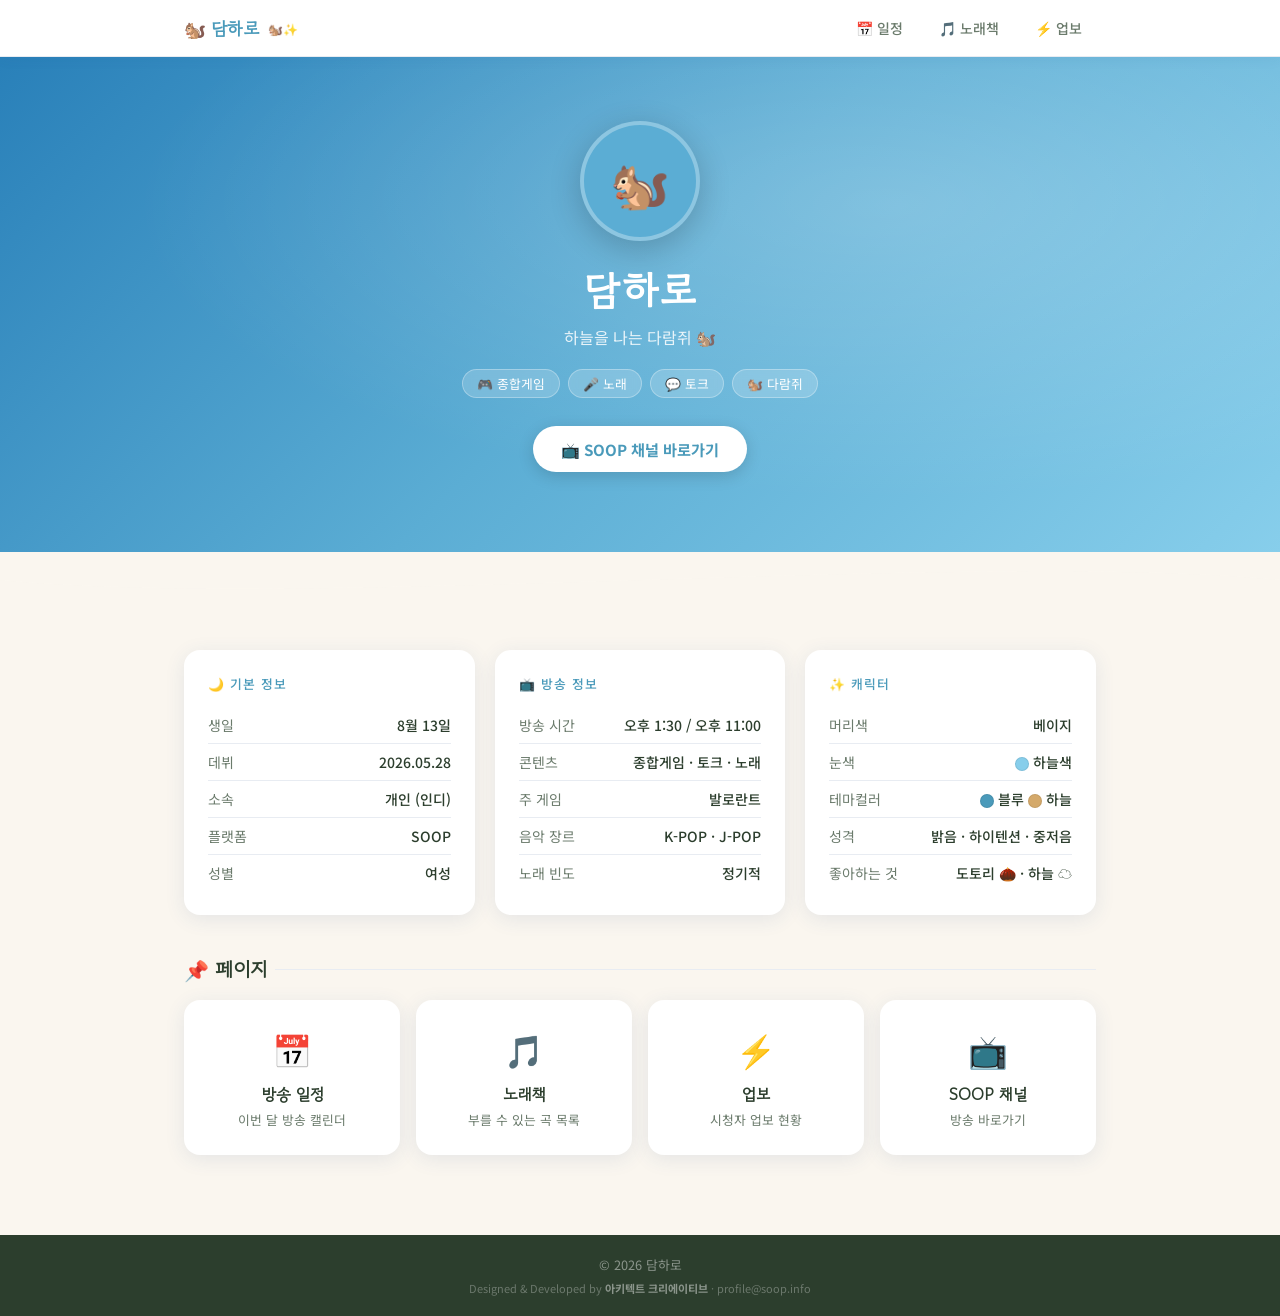
<file: index.html>
<!DOCTYPE html>
<html lang="ko">
<head>
  <meta charset="UTF-8">
  <link rel="icon" href="assets/favicon.svg" type="image/svg+xml">
  <meta name="viewport" content="width=device-width, initial-scale=1.0">
  <title>담하로</title>
  <meta name="description" content="심해출신 낭만고양이 담하로의 버추얼 스트리머 팬사이트">
  <link rel="stylesheet" href="assets/style.css">
  <style>
    /* ── 히어로 ── */
    .hero {
      background: linear-gradient(135deg, #2980b9 0%, #5badd4 50%, #87ceeb 100%);
      color: var(--white);
      padding: 64px 24px 80px;
      text-align: center;
      position: relative;
      overflow: hidden;
    }
    .hero::before {
      content: '';
      position: absolute;
      inset: 0;
      background: radial-gradient(ellipse at 70% 30%, rgba(255,255,255,.2) 0%, transparent 60%);
    }
    .hero-inner {
      max-width: 960px;
      margin: 0 auto;
      position: relative;
    }
    .hero-avatar {
      width: 120px;
      height: 120px;
      border-radius: 50%;
      background: var(--primary-light);
      border: 4px solid rgba(255,255,255,.3);
      margin: 0 auto 20px;
      display: flex;
      align-items: center;
      justify-content: center;
      font-size: 3rem;
      box-shadow: 0 8px 32px rgba(0,0,0,.2);
      overflow: hidden;
    }
    .hero-avatar img {
      width: 100%;
      height: 100%;
      object-fit: cover;
    }
    .hero-name {
      font-family: 'Gowun Dodum', sans-serif;
      font-size: 2.5rem;
      margin-bottom: 6px;
      letter-spacing: .02em;
    }
    .hero-bio {
      font-size: 1rem;
      opacity: .85;
      margin-bottom: 20px;
    }
    .hero-badges {
      display: flex;
      gap: 8px;
      justify-content: center;
      flex-wrap: wrap;
      margin-bottom: 28px;
    }
    .hero-badge {
      background: rgba(255,255,255,.18);
      border: 1px solid rgba(255,255,255,.3);
      color: var(--white);
      padding: 4px 14px;
      border-radius: 20px;
      font-size: .8rem;
      backdrop-filter: blur(4px);
    }
    .hero-cta {
      display: inline-flex;
      align-items: center;
      gap: 8px;
      background: var(--white);
      color: var(--primary);
      padding: 12px 28px;
      border-radius: 28px;
      font-weight: 700;
      font-size: .95rem;
      transition: all .2s;
      box-shadow: 0 4px 16px rgba(0,0,0,.15);
    }
    .hero-cta:hover {
      transform: translateY(-2px);
      box-shadow: 0 8px 24px rgba(0,0,0,.2);
    }

    /* ── 파도 구분선 ── */
    .wave {
      display: block;
      width: 100%;
      height: 60px;
      margin-top: -2px;
    }

    /* ── 정보 섹션 ── */
    .info-grid {
      display: grid;
      grid-template-columns: repeat(auto-fit, minmax(280px, 1fr));
      gap: 20px;
      margin-bottom: 40px;
    }
    .info-card {
      background: var(--white);
      border-radius: var(--radius);
      box-shadow: var(--shadow);
      padding: 24px;
      transition: transform .2s, box-shadow .2s;
    }
    .info-card:hover {
      transform: translateY(-2px);
      box-shadow: var(--shadow-hover);
    }
    .info-card-title {
      font-size: .8rem;
      font-weight: 500;
      color: var(--primary);
      text-transform: uppercase;
      letter-spacing: .08em;
      margin-bottom: 14px;
      display: flex;
      align-items: center;
      gap: 6px;
    }
    .info-row {
      display: flex;
      justify-content: space-between;
      align-items: flex-start;
      padding: 8px 0;
      border-bottom: 1px solid var(--gray-200);
      font-size: .875rem;
      gap: 12px;
    }
    .info-row:last-child { border-bottom: none; }
    .info-label { color: var(--text-muted); flex-shrink: 0; }
    .info-value { font-weight: 500; text-align: right; }

    /* ── 메뉴 카드 ── */
    .menu-section { margin-bottom: 40px; }
    .section-title {
      font-family: 'Gowun Dodum', sans-serif;
      font-size: 1.25rem;
      color: var(--primary-deep);
      margin-bottom: 16px;
      display: flex;
      align-items: center;
      gap: 8px;
    }
    .section-title::after {
      content: '';
      flex: 1;
      height: 1px;
      background: var(--gray-200);
    }
    .menu-grid {
      display: grid;
      grid-template-columns: repeat(auto-fit, minmax(200px, 1fr));
      gap: 16px;
    }
    .menu-card {
      background: var(--white);
      border-radius: var(--radius);
      box-shadow: var(--shadow);
      padding: 24px 20px;
      text-align: center;
      transition: all .25s;
      cursor: pointer;
      display: block;
      border: 2px solid transparent;
    }
    .menu-card:hover {
      transform: translateY(-4px);
      box-shadow: var(--shadow-hover);
      border-color: var(--primary-pale);
    }
    .menu-icon {
      font-size: 2rem;
      margin-bottom: 10px;
    }
    .menu-card h3 {
      font-size: 1rem;
      font-weight: 700;
      color: var(--primary-deep);
      margin-bottom: 4px;
    }
    .menu-card p {
      font-size: .8rem;
      color: var(--text-muted);
    }

    

    /* ── 컬러 칩 ── */
    .color-chip {
      display: inline-block;
      width: 14px;
      height: 14px;
      border-radius: 50%;
      vertical-align: middle;
      margin-right: 4px;
      border: 1.5px solid rgba(0,0,0,.08);
    }
  </style></head>
<body>

<!-- 네비게이션 -->
<nav class="nav">
  <div class="nav-inner">
    <div class="nav-logo">🐿️ 담하로 <span>🐿️✨</span></div>
    <a href="schedule/" class="nav-link">📅 <span>일정</span></a>
    <a href="songbook/" class="nav-link">🎵 <span>노래책</span></a>
    <a href="upbo/" class="nav-link">⚡ <span>업보</span></a>
  </div>
</nav>

<!-- 히어로 -->
<section class="hero">
  <div class="hero-inner fade-up">
    <div class="hero-avatar" id="heroAvatar">
      🐿️
    </div>
    <h1 class="hero-name">담하로</h1>
    <p class="hero-bio">하늘을 나는 다람쥐 🐿️</p>
    <div class="hero-badges">
      <span class="hero-badge">🎮 종합게임</span>
      <span class="hero-badge">🎤 노래</span>
      <span class="hero-badge">💬 토크</span>
      <span class="hero-badge">🐿️ 다람쥐</span>
    </div>
    <a href="https://www.sooplive.com/station/2dohae" target="_blank" class="hero-cta">
      📺 SOOP 채널 바로가기
    </a>
  </div>
</section>

<!-- 파도 -->
<svg class="wave" viewBox="0 0 1440 60" xmlns="http://www.w3.org/2000/svg" preserveAspectRatio="none">
  <path d="M0,30 C360,60 1080,0 1440,30 L1440,60 L0,60 Z" fill="#faf6ef"/>
</svg>

<!-- 메인 콘텐츠 -->
<main class="container">

  <!-- 정보 카드 -->
  <div class="info-grid fade-up">
    <!-- 기본 정보 -->
    <div class="info-card">
      <div class="info-card-title">🌙 기본 정보</div>
      <div class="info-row">
        <span class="info-label">생일</span>
        <span class="info-value">8월 13일</span>
      </div>
      <div class="info-row">
        <span class="info-label">데뷔</span>
        <span class="info-value">2026.05.28</span>
      </div>
      <div class="info-row">
        <span class="info-label">소속</span>
        <span class="info-value">개인 (인디)</span>
      </div>
      <div class="info-row">
        <span class="info-label">플랫폼</span>
        <span class="info-value">SOOP</span>
      </div>
      <div class="info-row">
        <span class="info-label">성별</span>
        <span class="info-value">여성</span>
      </div>
    </div>

    <!-- 방송 정보 -->
    <div class="info-card">
      <div class="info-card-title">📺 방송 정보</div>
      <div class="info-row">
        <span class="info-label">방송 시간</span>
        <span class="info-value">오후 1:30 / 오후 11:00</span>
      </div>
      <div class="info-row">
        <span class="info-label">콘텐츠</span>
        <span class="info-value">종합게임 · 토크 · 노래</span>
      </div>
      <div class="info-row">
        <span class="info-label">주 게임</span>
        <span class="info-value">발로란트</span>
      </div>
      <div class="info-row">
        <span class="info-label">음악 장르</span>
        <span class="info-value">K-POP · J-POP</span>
      </div>
      <div class="info-row">
        <span class="info-label">노래 빈도</span>
        <span class="info-value">정기적</span>
      </div>
    </div>

    <!-- 비주얼 / 성격 -->
    <div class="info-card">
      <div class="info-card-title">✨ 캐릭터</div>
      <div class="info-row">
        <span class="info-label">머리색</span>
        <span class="info-value">베이지</span>
      </div>
      <div class="info-row">
        <span class="info-label">눈색</span>
        <span class="info-value">
          <span class="color-chip" style="background:#87ceeb"></span>하늘색
        </span>
      </div>
      <div class="info-row">
        <span class="info-label">테마컬러</span>
        <span class="info-value">
          <span class="color-chip" style="background:#4a9aba"></span>블루
          <span class="color-chip" style="background:#d4a96a"></span>하늘
        </span>
      </div>
      <div class="info-row">
        <span class="info-label">성격</span>
        <span class="info-value">밝음 · 하이텐션 · 중저음</span>
      </div>
      <div class="info-row">
        <span class="info-label">좋아하는 것</span>
        <span class="info-value">도토리 🌰 · 하늘 ☁️</span>
      </div>
    </div>
  </div>

  <!-- 페이지 메뉴 -->
  <section class="menu-section fade-up">
    <h2 class="section-title">📌 페이지</h2>
    <div class="menu-grid">
      <a href="schedule/" class="menu-card">
        <div class="menu-icon">📅</div>
        <h3>방송 일정</h3>
        <p>이번 달 방송 캘린더</p>
      </a>
      <a href="songbook/" class="menu-card">
        <div class="menu-icon">🎵</div>
        <h3>노래책</h3>
        <p>부를 수 있는 곡 목록</p>
      </a>
      <a href="upbo/" class="menu-card">
        <div class="menu-icon">⚡</div>
        <h3>업보</h3>
        <p>시청자 업보 현황</p>
      </a>
      <a href="https://www.sooplive.com/station/2dohae" target="_blank" class="menu-card">
        <div class="menu-icon">📺</div>
        <h3>SOOP 채널</h3>
        <p>방송 바로가기</p>
      </a>
    </div>
  </section>

</main>

<footer style="background:var(--primary-deep);color:rgba(255,255,255,.45);text-align:center;padding:20px 24px;font-size:.8rem;">
  <p>© 2026 담하로</p>
  <p style="margin-top:6px;font-size:11px;color:rgba(255,255,255,.3);">Designed &amp; Developed by <strong style="color:rgba(255,255,255,.45);">아키텍트 크리에이티브</strong> · <a href="mailto:profile@soop.info" style="color:rgba(255,255,255,.3);text-decoration:none;">profile@soop.info</a></p>
</footer>

<script>
  // 페이드업 관찰자
  const observer = new IntersectionObserver(entries => {
    entries.forEach(e => { if (e.isIntersecting) e.target.classList.add('visible'); });
  }, { threshold: 0.1 });
  document.querySelectorAll('.fade-up').forEach(el => observer.observe(el));
</script>
</body>
</html>
</file>
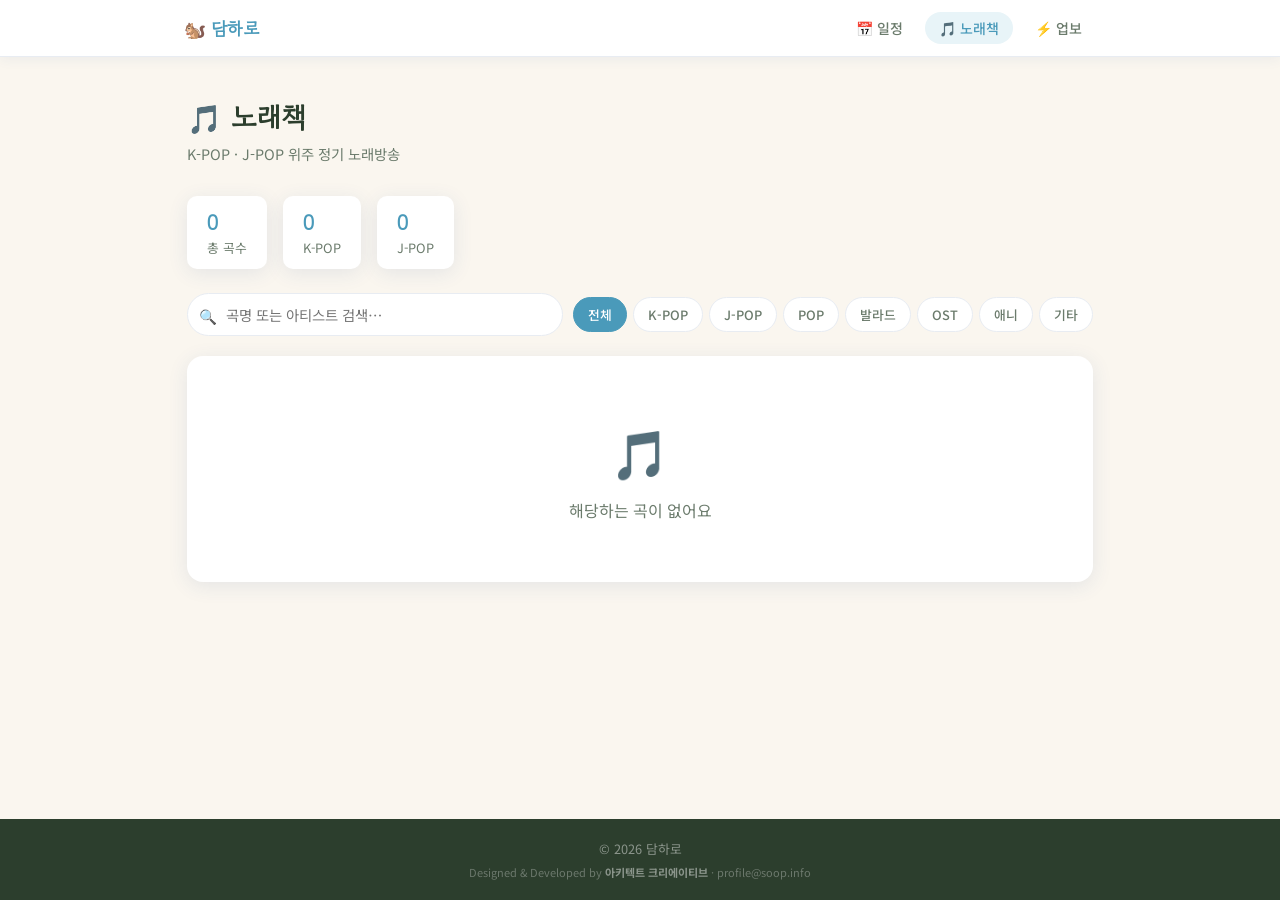
<file: songbook/index.html>
<!DOCTYPE html>
<html lang="ko">
<head>
  <meta charset="UTF-8">
  <link rel="icon" href="../assets/favicon.svg" type="image/svg+xml">
  <meta name="viewport" content="width=device-width, initial-scale=1.0">
  <title>담하로</title>
  <link rel="stylesheet" href="../assets/style.css">
  <style>
    /* ── 검색/필터 바 ── */
    .toolbar {
      display: flex;
      gap: 10px;
      flex-wrap: wrap;
      margin-bottom: 20px;
      align-items: center;
    }
    .search-wrap {
      position: relative;
      flex: 1;
      min-width: 200px;
    }
    .search-wrap::before {
      content: '🔍';
      position: absolute;
      left: 12px;
      top: 50%;
      transform: translateY(-50%);
      font-size: .9rem;
      pointer-events: none;
    }
    .search-input {
      width: 100%;
      padding: 10px 14px 10px 38px;
      border: 1.5px solid var(--gray-200);
      border-radius: 24px;
      font-size: .9rem;
      font-family: 'Noto Sans KR', sans-serif;
      outline: none;
      background: var(--white);
      transition: border-color .2s, box-shadow .2s;
      color: var(--text);
    }
    .search-input:focus {
      border-color: var(--primary);
      box-shadow: var(--glow);
    }
    .filter-group {
      display: flex;
      gap: 6px;
      flex-wrap: wrap;
    }
    .filter-btn {
      padding: 7px 14px;
      border-radius: 20px;
      border: 1.5px solid var(--gray-200);
      background: var(--white);
      font-size: .8rem;
      font-weight: 500;
      cursor: pointer;
      font-family: 'Noto Sans KR', sans-serif;
      transition: all .2s;
      color: var(--text-muted);
    }
    .filter-btn:hover { border-color: var(--primary-light); color: var(--primary); }
    .filter-btn.active {
      background: var(--primary);
      border-color: var(--primary);
      color: var(--white);
    }

    /* ── 통계 ── */
    .stats-row {
      display: flex;
      gap: 16px;
      margin-bottom: 24px;
      flex-wrap: wrap;
    }
    .stat-chip {
      background: var(--white);
      border-radius: var(--radius-sm);
      box-shadow: var(--shadow);
      padding: 12px 20px;
      display: flex;
      align-items: center;
      gap: 8px;
      font-size: .875rem;
    }
    .stat-num {
      font-size: 1.3rem;
      font-weight: 700;
      color: var(--primary);
      font-family: 'Gowun Dodum', sans-serif;
    }
    .stat-label { color: var(--text-muted); font-size: .8rem; }

    /* ── 테이블 ── */
    .song-table-wrap {
      background: var(--white);
      border-radius: var(--radius);
      box-shadow: var(--shadow);
      overflow: hidden;
    }
    .song-table {
      width: 100%;
      border-collapse: collapse;
    }
    .song-table thead tr {
      background: var(--primary);
      color: var(--white);
    }
    .song-table th {
      padding: 12px 16px;
      text-align: left;
      font-size: .8rem;
      font-weight: 700;
      letter-spacing: .04em;
      white-space: nowrap;
      cursor: pointer;
      user-select: none;
    }
    .song-table th:hover { background: var(--primary-light); }
    .sort-icon { opacity: .5; margin-left: 4px; }
    .sort-icon.asc::after { content: ' ↑'; }
    .sort-icon.desc::after { content: ' ↓'; }

    .song-table tbody tr {
      border-bottom: 1px solid var(--gray-200);
      transition: background .15s;
    }
    .song-table tbody tr:hover { background: var(--accent-soft); }
    .song-table tbody tr:last-child { border-bottom: none; }
    .song-table td {
      padding: 11px 16px;
      font-size: .875rem;
    }
    .td-title { font-weight: 600; color: var(--primary-deep); }
    .td-artist { color: var(--text-muted); }
    .td-genre .badge { font-size: .72rem; }

    /* 장르 배지 컬러 */
    .genre-kpop    { background: #fce7f3; color: #be185d; }
    .genre-jpop    { background: #ede9fe; color: #6d28d9; }
    .genre-pop     { background: #dbeafe; color: #1d4ed8; }
    .genre-ballad  { background: #d1fae5; color: #065f46; }
    .genre-ost     { background: #fef3c7; color: #92400e; }
    .genre-anime   { background: #fce7f3; color: #9d174d; }
    .genre-etc     { background: var(--gray-200); color: var(--gray-600); }

    /* 레벨 별 */
    .level-stars { color: var(--accent); letter-spacing: -1px; font-size: .85rem; }
    .level-stars .off { color: var(--gray-200); }

    /* 빈 상태 */
    .empty-state {
      text-align: center;
      padding: 60px 20px;
      color: var(--text-muted);
    }
    .empty-icon { font-size: 3rem; margin-bottom: 12px; }

    /* 페이지네이션 */
    .pagination {
      display: flex;
      justify-content: center;
      align-items: center;
      gap: 6px;
      padding: 20px;
    }
    .page-btn {
      width: 34px; height: 34px;
      border-radius: 50%;
      border: 1.5px solid var(--gray-200);
      background: var(--white);
      cursor: pointer;
      font-size: .85rem;
      display: flex; align-items: center; justify-content: center;
      transition: all .2s;
      font-family: 'Noto Sans KR', sans-serif;
      color: var(--text-muted);
    }
    .page-btn:hover { background: var(--primary-pale); border-color: var(--primary); color: var(--primary); }
    .page-btn.active { background: var(--primary); border-color: var(--primary); color: var(--white); }

    /* 로딩 */
    .loading { text-align: center; padding: 60px; color: var(--text-muted); }
    .spinner {
      display: inline-block;
      width: 28px; height: 28px;
      border: 3px solid var(--gray-200);
      border-top-color: var(--primary);
      border-radius: 50%;
      animation: spin .7s linear infinite;
    }
    @keyframes spin { to { transform: rotate(360deg); } }

    @media (max-width: 600px) {
      .song-table th:nth-child(4),
      .song-table td:nth-child(4),
      .song-table th:nth-child(5),
      .song-table td:nth-child(5) { display: none; }
    }
  </style></head>
<body style="display:flex;flex-direction:column;min-height:100vh">

<nav class="nav">
  <div class="nav-inner">
    <a href="../" class="nav-logo" style="text-decoration:none">🐿️ 담하로</a>
    <a href="../schedule/" class="nav-link">📅 일정</a>
    <a href="../songbook/" class="nav-link active">🎵 노래책</a>
    <a href="../upbo/" class="nav-link">⚡ 업보</a>
  </div>
</nav>

<main class="container" style="flex:1">
  <div class="page-header fade-up">
    <h1>🎵 노래책</h1>
    <p>K-POP · J-POP 위주 정기 노래방송</p>
  </div>

  <!-- 통계 -->
  <div class="stats-row fade-up" id="statsRow">
    <div class="stat-chip">
      <div><div class="stat-num" id="totalCount">—</div><div class="stat-label">총 곡수</div></div>
    </div>
    <div class="stat-chip">
      <div><div class="stat-num" id="kpopCount">—</div><div class="stat-label">K-POP</div></div>
    </div>
    <div class="stat-chip">
      <div><div class="stat-num" id="jpopCount">—</div><div class="stat-label">J-POP</div></div>
    </div>
  </div>

  <!-- 검색/필터 -->
  <div class="toolbar fade-up">
    <div class="search-wrap">
      <input class="search-input" id="searchInput" placeholder="곡명 또는 아티스트 검색…" oninput="onSearch()">
    </div>
    <div class="filter-group" id="filterGroup">
      <button class="filter-btn active" data-genre="all" onclick="setGenre('all')">전체</button>
      <button class="filter-btn" data-genre="kpop" onclick="setGenre('kpop')">K-POP</button>
      <button class="filter-btn" data-genre="jpop" onclick="setGenre('jpop')">J-POP</button>
      <button class="filter-btn" data-genre="pop"  onclick="setGenre('pop')">POP</button>
      <button class="filter-btn" data-genre="ballad" onclick="setGenre('ballad')">발라드</button>
      <button class="filter-btn" data-genre="ost"  onclick="setGenre('ost')">OST</button>
      <button class="filter-btn" data-genre="anime" onclick="setGenre('anime')">애니</button>
      <button class="filter-btn" data-genre="etc"  onclick="setGenre('etc')">기타</button>
    </div>
  </div>

  <!-- 테이블 -->
  <div class="song-table-wrap fade-up" id="tableWrap">
    <div class="loading"><div class="spinner"></div><br><br>불러오는 중…</div>
  </div>

  <!-- 페이지네이션 -->
  <div class="pagination" id="pagination"></div>
</main>

<footer style="background:var(--primary-deep);color:rgba(255,255,255,.45);text-align:center;padding:20px 24px;font-size:.8rem;">
  <p>© 2026 담하로</p>
  <p style="margin-top:6px;font-size:11px;color:rgba(255,255,255,.3);">Designed &amp; Developed by <strong style="color:rgba(255,255,255,.45);">아키텍트 크리에이티브</strong> · <a href="mailto:profile@soop.info" style="color:rgba(255,255,255,.3);text-decoration:none;">profile@soop.info</a></p>
</footer>

<script>
  const SUPABASE_URL = 'https://mvpwyshztjttmdfbuuea.supabase.co';
  const SUPABASE_KEY = 'eyJhbGciOiJIUzI1NiIsInR5cCI6IkpXVCJ9.eyJpc3MiOiJzdXBhYmFzZSIsInJlZiI6Im12cHd5c2h6dGp0dG1kZmJ1dWVhIiwicm9sZSI6ImFub24iLCJpYXQiOjE3ODAxODMyNjgsImV4cCI6MjA5NTc1OTI2OH0.Jdd4nbHouFMbfC10OZfZVSJq_gGPCWIysS1pfeaBP-E';

  const PAGE_SIZE = 30;
  let allSongs = [];
  let filtered = [];
  let curGenre = 'all';
  let curQuery = '';
  let curPage = 1;
  let sortCol = 'sort_order';
  let sortDir = 'asc';

  const GENRE_LABELS = {
    kpop: 'K-POP', jpop: 'J-POP', pop: 'POP',
    ballad: '발라드', ost: 'OST', anime: '애니', etc: '기타'
  };

  async function fetchSongs() {
    try {
      const res = await fetch(
        `${SUPABASE_URL}/rest/v1/songs?select=*&order=sort_order.asc,created_at.asc`,
        { headers: { 'apikey': SUPABASE_KEY, 'Authorization': `Bearer ${SUPABASE_KEY}` } }
      );
      allSongs = await res.json();
      if (!Array.isArray(allSongs)) allSongs = [];
    } catch(e) { allSongs = []; }
  }

  function updateStats() {
    document.getElementById('totalCount').textContent = allSongs.length;
    document.getElementById('kpopCount').textContent = allSongs.filter(s => s.genre === 'kpop').length;
    document.getElementById('jpopCount').textContent = allSongs.filter(s => s.genre === 'jpop').length;
  }

  function applyFilter() {
    filtered = allSongs.filter(s => {
      const matchGenre = curGenre === 'all' || s.genre === curGenre;
      const q = curQuery.toLowerCase();
      const matchQ = !q || (s.title||'').toLowerCase().includes(q) || (s.artist||'').toLowerCase().includes(q);
      return matchGenre && matchQ;
    });
    // 정렬
    filtered.sort((a, b) => {
      let va = a[sortCol] ?? '', vb = b[sortCol] ?? '';
      if (typeof va === 'string') va = va.toLowerCase();
      if (typeof vb === 'string') vb = vb.toLowerCase();
      if (va < vb) return sortDir === 'asc' ? -1 : 1;
      if (va > vb) return sortDir === 'asc' ? 1 : -1;
      return 0;
    });
    curPage = 1;
    renderTable();
    renderPagination();
  }

  function genreClass(g) {
    const map = { kpop:'genre-kpop', jpop:'genre-jpop', pop:'genre-pop', ballad:'genre-ballad', ost:'genre-ost', anime:'genre-anime', etc:'genre-etc' };
    return map[g] || 'genre-etc';
  }

  function stars(level) {
    const n = Math.min(5, Math.max(1, level || 3));
    let s = '';
    for (let i = 1; i <= 5; i++) s += `<span class="${i<=n ? '' : 'off'}">★</span>`;
    return `<span class="level-stars">${s}</span>`;
  }

  function renderTable() {
    const wrap = document.getElementById('tableWrap');
    if (filtered.length === 0) {
      wrap.innerHTML = `<div class="empty-state"><div class="empty-icon">🎵</div><p>해당하는 곡이 없어요</p></div>`;
      return;
    }
    const start = (curPage - 1) * PAGE_SIZE;
    const page = filtered.slice(start, start + PAGE_SIZE);

    const thStyle = col => {
      const icon = sortCol === col ? `<span class="sort-icon ${sortDir}"></span>` : `<span class="sort-icon"></span>`;
      return `onclick="setSort('${col}')">${icon}`;
    };

    let html = `<table class="song-table">
      <thead><tr>
        <th ${thStyle('title')}곡명</th>
        <th ${thStyle('artist')}아티스트</th>
        <th ${thStyle('genre')}장르</th>
        <th ${thStyle('level')}난이도</th>
        <th>메모</th>
      </tr></thead>
      <tbody>`;
    page.forEach(s => {
      html += `<tr>
        <td class="td-title">${esc(s.title||'—')}</td>
        <td class="td-artist">${esc(s.artist||'—')}</td>
        <td class="td-genre"><span class="badge ${genreClass(s.genre)}">${GENRE_LABELS[s.genre]||'기타'}</span></td>
        <td>${stars(s.level)}</td>
        <td style="color:var(--text-muted);font-size:.8rem">${esc(s.memo||'')}</td>
      </tr>`;
    });
    html += `</tbody></table>`;
    wrap.innerHTML = html;
  }

  function renderPagination() {
    const total = Math.ceil(filtered.length / PAGE_SIZE);
    const pg = document.getElementById('pagination');
    if (total <= 1) { pg.innerHTML = ''; return; }
    let html = '';
    if (curPage > 1) html += `<button class="page-btn" onclick="goPage(${curPage-1})">‹</button>`;
    for (let i = 1; i <= total; i++) {
      if (i === 1 || i === total || Math.abs(i - curPage) <= 2)
        html += `<button class="page-btn ${i===curPage?'active':''}" onclick="goPage(${i})">${i}</button>`;
      else if (Math.abs(i - curPage) === 3)
        html += `<span style="color:var(--text-muted);padding:0 4px">…</span>`;
    }
    if (curPage < total) html += `<button class="page-btn" onclick="goPage(${curPage+1})">›</button>`;
    pg.innerHTML = html;
  }

  function goPage(p) { curPage = p; renderTable(); renderPagination(); window.scrollTo({top:0,behavior:'smooth'}); }
  function setGenre(g) {
    curGenre = g;
    document.querySelectorAll('.filter-btn').forEach(b => b.classList.toggle('active', b.dataset.genre === g));
    applyFilter();
  }
  function onSearch() { curQuery = document.getElementById('searchInput').value; applyFilter(); }
  function setSort(col) {
    if (sortCol === col) sortDir = sortDir === 'asc' ? 'desc' : 'asc';
    else { sortCol = col; sortDir = 'asc'; }
    applyFilter();
  }
  function esc(s) { return String(s).replace(/&/g,'&amp;').replace(/</g,'&lt;').replace(/>/g,'&gt;'); }

  (async () => {
    await fetchSongs();
    updateStats();
    applyFilter();
    document.querySelectorAll('.fade-up').forEach(el => {
      new IntersectionObserver(entries => {
        entries.forEach(e => { if (e.isIntersecting) e.target.classList.add('visible'); });
      }, { threshold: 0.1 }).observe(el);
    });
  })();
</script>
</body>
</html>
</file>
<file: assets/style.css>
/* ─────────────────────────────────────────
   담하로 디자인 시스템
   Primary : #4a9aba (딥 네이비블루)
   Accent  : #d4a96a (페일 스카이블루)
───────────────────────────────────────── */
@import url('https://fonts.googleapis.com/css2?family=Gowun+Dodum&family=Noto+Sans+KR:wght@300;400;500;700&display=swap');

:root {
  --primary:       #4a9aba;
  --primary-light: #5badd4;
  --primary-pale:  #e8f4f8;
  --primary-dark:  #2d7fa3;
  --primary-deep:  #2c3e2d;

  --accent:        #d4a96a;
  --accent-light:  #e2c48a;
  --accent-soft:   #fdf6e8;

  --bg:            #faf6ef;
  --white:         #FFFFFF;
  --gray-100:      #F7F8FA;
  --gray-200:      #E8ECF2;
  --gray-400:      #B0BAC8;
  --gray-600:      #7A8499;
  --text:          #2c3e2d;
  --text-muted:    #6b7b6c;

  --red:           #EF4444;
  --red-pale:      #FEF2F2;

  --radius:        16px;
  --radius-sm:     10px;
  --shadow:        0 4px 20px rgba(40,83,152,.10);
  --shadow-hover:  0 8px 32px rgba(40,83,152,.18);
  --glow:          0 0 0 3px rgba(150,169,199,.35);
}

*, *::before, *::after { box-sizing: border-box; margin: 0; padding: 0; }

body {
  font-family: 'Noto Sans KR', sans-serif;
  background: var(--bg);
  color: var(--text);
  min-height: 100vh;
}



h1, h2, h3, .logo {
  font-family: 'Gowun Dodum', sans-serif;
}

a { color: inherit; text-decoration: none; }

/* ── 네비게이션 ── */
.nav {
  background: var(--white);
  border-bottom: 1px solid var(--gray-200);
  position: sticky;
  top: 0;
  z-index: 100;
  box-shadow: 0 2px 12px rgba(40,83,152,.07);
}
.nav-inner {
  max-width: 960px;
  margin: 0 auto;
  padding: 0 24px;
  display: flex;
  align-items: center;
  gap: 8px;
  height: 56px;
}
.nav-logo {
  font-family: 'Gowun Dodum', sans-serif;
  font-size: 1.1rem;
  font-weight: 700;
  color: var(--primary);
  margin-right: auto;
  display: flex;
  align-items: center;
  gap: 8px;
}
.nav-logo span { font-size: .75rem; color: var(--text-muted); font-family: 'Noto Sans KR', sans-serif; }
.nav-link {
  padding: 6px 14px;
  border-radius: 20px;
  font-size: .875rem;
  font-weight: 500;
  color: var(--text-muted);
  transition: all .2s;
}
.nav-link:hover, .nav-link.active {
  background: var(--primary-pale);
  color: var(--primary);
}

/* ── 공통 컨테이너 ── */
.container {
  max-width: 960px;
  margin: 0 auto;
  padding: 40px 24px;
}

/* ── 페이지 헤더 ── */
.page-header {
  margin-bottom: 32px;
}
.page-header h1 {
  font-size: 1.75rem;
  color: var(--primary-deep);
  margin-bottom: 6px;
}
.page-header p {
  color: var(--text-muted);
  font-size: .9rem;
}

/* ── 카드 ── */
.card {
  background: var(--white);
  border-radius: var(--radius);
  box-shadow: var(--shadow);
  padding: 24px;
  transition: transform .2s, box-shadow .2s;
}
.card:hover {
  transform: translateY(-2px);
  box-shadow: var(--shadow-hover);
}

/* ── 뱃지 ── */
.badge {
  display: inline-block;
  padding: 3px 10px;
  border-radius: 20px;
  font-size: .75rem;
  font-weight: 500;
}
.badge-primary { background: var(--primary-pale); color: var(--primary); }
.badge-accent  { background: var(--accent-soft);  color: var(--primary-dark); }
.badge-red     { background: var(--red-pale);      color: var(--red); }

/* ── 버튼 ── */
.btn {
  display: inline-flex;
  align-items: center;
  gap: 6px;
  padding: 8px 20px;
  border-radius: 24px;
  font-size: .875rem;
  font-weight: 500;
  border: none;
  cursor: pointer;
  transition: all .2s;
  font-family: 'Noto Sans KR', sans-serif;
}
.btn-primary {
  background: var(--primary);
  color: var(--white);
}
.btn-primary:hover { background: var(--primary-dark); transform: translateY(-1px); }
.btn-ghost {
  background: transparent;
  color: var(--primary);
  border: 1.5px solid var(--primary-pale);
}
.btn-ghost:hover { background: var(--primary-pale); }

/* ── 스크롤 페이드업 애니메이션 ── */
.fade-up {
  opacity: 0;
  transform: translateY(20px);
  transition: opacity .5s ease, transform .5s ease;
}
.fade-up.visible {
  opacity: 1;
  transform: translateY(0);
}

/* ── 반응형 ── */
@media (max-width: 768px) {
  .nav-inner { padding: 0 16px; }
  .container { padding: 24px 16px; }
  .nav-link span { display: none; }
}

/* ── 크리에이티브 푸터 ── */
.site-footer {
  background: var(--primary-deep);
  color: rgba(255,255,255,.55);
  font-size: .8rem;
  position: relative;
  overflow: hidden;
}
.site-footer::before {
  content: '';
  position: absolute;
  top: -40px; left: -60px;
  width: 220px; height: 220px;
  border-radius: 50%;
  background: radial-gradient(circle, rgba(150,169,199,.12) 0%, transparent 70%);
  pointer-events: none;
}
.site-footer::after {
  content: '';
  position: absolute;
  bottom: -50px; right: -40px;
  width: 180px; height: 180px;
  border-radius: 50%;
  background: radial-gradient(circle, rgba(150,169,199,.08) 0%, transparent 70%);
  pointer-events: none;
}
.footer-inner {
  max-width: 960px;
  margin: 0 auto;
  padding: 48px 24px 32px;
  position: relative;
}
.footer-top {
  display: flex;
  justify-content: space-between;
  align-items: flex-start;
  gap: 32px;
  margin-bottom: 36px;
  flex-wrap: wrap;
}
.footer-brand .footer-name {
  font-family: 'Gowun Dodum', sans-serif;
  font-size: 1.3rem;
  color: #fff;
  margin-bottom: 6px;
}
.footer-brand .footer-desc {
  font-size: .82rem;
  color: rgba(255,255,255,.45);
  line-height: 1.6;
  max-width: 220px;
}
.footer-links-group { display: flex; gap: 40px; flex-wrap: wrap; }
.footer-col h4 {
  font-size: .75rem;
  font-weight: 700;
  letter-spacing: .1em;
  color: var(--accent-light);
  text-transform: uppercase;
  margin-bottom: 12px;
}
.footer-col a, .footer-col span {
  display: block;
  color: rgba(255,255,255,.5);
  font-size: .82rem;
  margin-bottom: 8px;
  transition: color .2s;
  text-decoration: none;
}
.footer-col a:hover { color: #fff; }
.footer-divider {
  border: none;
  border-top: 1px solid rgba(255,255,255,.08);
  margin-bottom: 20px;
}
.footer-bottom {
  display: flex;
  justify-content: space-between;
  align-items: center;
  flex-wrap: wrap;
  gap: 8px;
}
.footer-copy { font-size: .78rem; color: rgba(255,255,255,.35); }
.footer-cat { font-size: 1.3rem; line-height: 1; opacity: .4; letter-spacing: .05em; }
</file>
